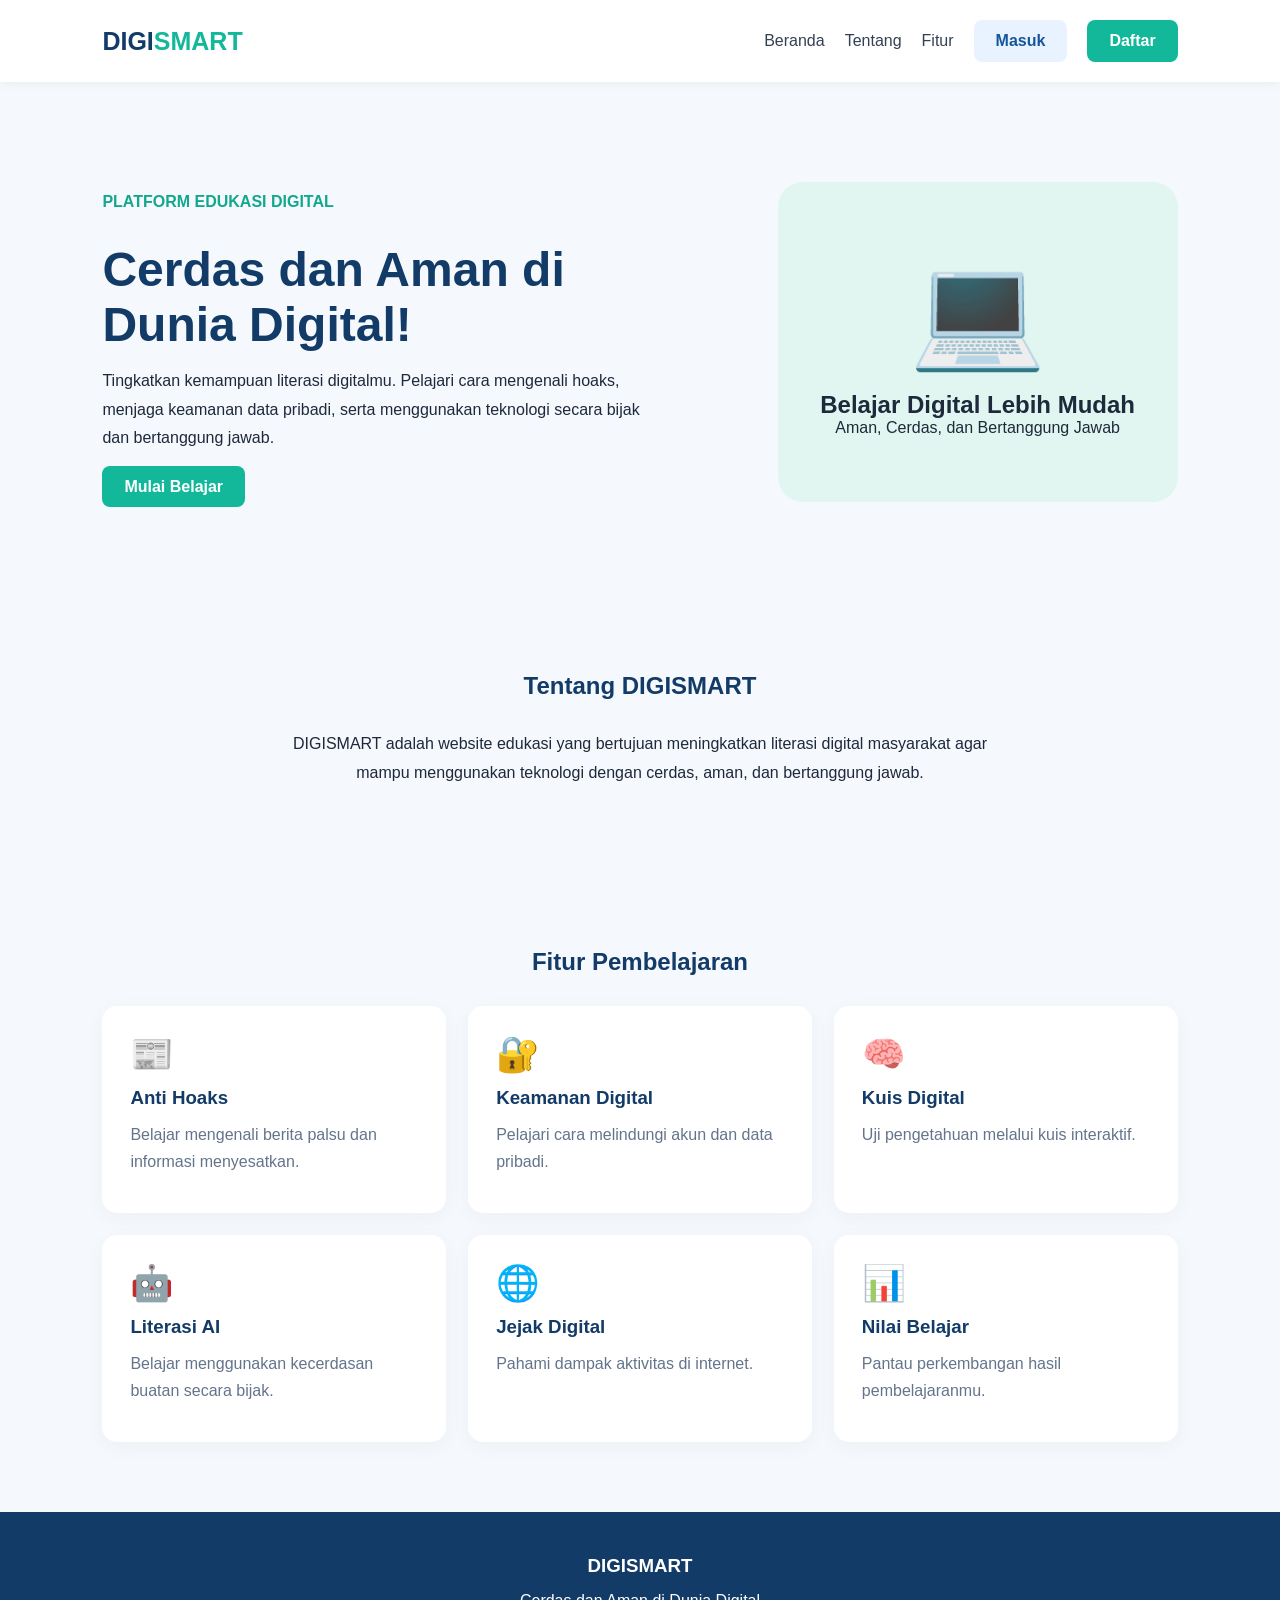
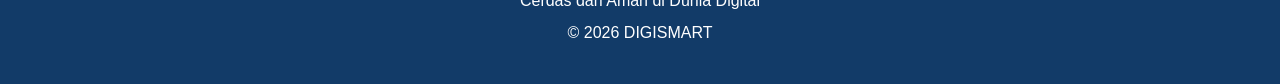
<file: index.html>
<!DOCTYPE html>
<html lang="id">
<head>
    <meta charset="UTF-8">
    <meta name="viewport" content="width=device-width, initial-scale=1.0">
    <title>DIGISMART | Literasi Digital</title>
    <link rel="stylesheet" href="style.css">
</head>
<body>

<header class="navbar">
    <div class="logo">DIGI<span>SMART</span></div>

    <nav>
        <a href="index.html">Beranda</a>
        <a href="#tentang">Tentang</a>
        <a href="#fitur">Fitur</a>
        <a href="login.html" class="btn-login">Masuk</a>
        <a href="register.html" class="btn-register">Daftar</a>
    </nav>
</header>

<section class="hero">
    <div class="hero-content">
        <p class="subtitle">PLATFORM EDUKASI DIGITAL</p>
        <h1>Cerdas dan Aman di Dunia Digital!</h1>

        <p>
            Tingkatkan kemampuan literasi digitalmu.
            Pelajari cara mengenali hoaks, menjaga keamanan
            data pribadi, serta menggunakan teknologi
            secara bijak dan bertanggung jawab.
        </p>

        <a href="register.html" class="btn-primary">
            Mulai Belajar
        </a>
    </div>

    <div class="hero-image">
        <div class="illustration">💻</div>
        <h2>Belajar Digital Lebih Mudah</h2>
        <p>Aman, Cerdas, dan Bertanggung Jawab</p>
    </div>
</section>

<section id="tentang" class="about">
    <h2>Tentang DIGISMART</h2>

    <p>
        DIGISMART adalah website edukasi yang bertujuan
        meningkatkan literasi digital masyarakat agar
        mampu menggunakan teknologi dengan cerdas,
        aman, dan bertanggung jawab.
    </p>
</section>

<section id="fitur" class="features">
    <h2>Fitur Pembelajaran</h2>

    <div class="feature-container">

        <div class="feature-card">
            <div class="feature-icon">📰</div>
            <h3>Anti Hoaks</h3>
            <p>Belajar mengenali berita palsu dan informasi menyesatkan.</p>
        </div>

        <div class="feature-card">
            <div class="feature-icon">🔐</div>
            <h3>Keamanan Digital</h3>
            <p>Pelajari cara melindungi akun dan data pribadi.</p>
        </div>

        <div class="feature-card">
            <div class="feature-icon">🧠</div>
            <h3>Kuis Digital</h3>
            <p>Uji pengetahuan melalui kuis interaktif.</p>
        </div>

        <div class="feature-card">
            <div class="feature-icon">🤖</div>
            <h3>Literasi AI</h3>
            <p>Belajar menggunakan kecerdasan buatan secara bijak.</p>
        </div>

        <div class="feature-card">
            <div class="feature-icon">🌐</div>
            <h3>Jejak Digital</h3>
            <p>Pahami dampak aktivitas di internet.</p>
        </div>

        <div class="feature-card">
            <div class="feature-icon">📊</div>
            <h3>Nilai Belajar</h3>
            <p>Pantau perkembangan hasil pembelajaranmu.</p>
        </div>

    </div>
</section>

<footer>
    <h3>DIGISMART</h3>
    <p>Cerdas dan Aman di Dunia Digital</p>
    <p>© 2026 DIGISMART</p>
</footer>

</body>
</html>
</file>
<file: style.css>
* {
    margin: 0;
    padding: 0;
    box-sizing: border-box;
    font-family: 'Segoe UI', sans-serif;
}

body {
    background: #f5f8fc;
    color: #1e293b;
}

.navbar {
    display: flex;
    justify-content: space-between;
    align-items: center;
    padding: 20px 8%;
    background: white;
    box-shadow: 0 2px 10px rgba(0,0,0,0.05);
}

.logo {
    font-size: 25px;
    font-weight: bold;
    color: #123b68;
}

.logo span,
.auth-card h1 span {
    color: #13b89a;
}

nav {
    display: flex;
    align-items: center;
    gap: 20px;
}

nav a {
    text-decoration: none;
    color: #334155;
}

.btn-login,
.btn-register,
.btn-primary {
    padding: 12px 22px;
    border: none;
    border-radius: 8px;
    cursor: pointer;
    text-decoration: none;
    font-weight: bold;
}

.btn-login {
    background: #e9f3ff;
    color: #14569b;
}

.btn-register,
.btn-primary {
    background: #13b89a;
    color: white;
}

.hero {
    min-height: 520px;
    display: flex;
    align-items: center;
    justify-content: space-between;
    padding: 70px 8%;
    gap: 40px;
}

.hero-content {
    max-width: 550px;
}

.hero h1 {
    font-size: 48px;
    color: #123b68;
    margin: 15px 0;
}

.hero-content p {
    line-height: 1.8;
    margin-bottom: 25px;
}

.subtitle {
    color: #13a88d;
    font-weight: bold;
}

.hero-image {
    background: #e2f6f1;
    border-radius: 25px;
    padding: 65px 35px;
    text-align: center;
    width: 400px;
}

.illustration {
    font-size: 110px;
    margin-bottom: 15px;
}

.about,
.features {
    padding: 70px 8%;
    text-align: center;
}

.about p {
    max-width: 700px;
    margin: 20px auto;
    line-height: 1.8;
}

.features h2,
.about h2 {
    color: #123b68;
    margin-bottom: 30px;
}

.feature-container {
    display: grid;
    grid-template-columns: repeat(3, 1fr);
    gap: 22px;
    margin-top: 30px;
}

.feature-card {
    background: white;
    padding: 28px;
    border-radius: 15px;
    box-shadow: 0 5px 20px rgba(0,0,0,0.04);
    text-align: left;
}

.feature-card h3 {
    color: #123b68;
    margin: 12px 0;
}

.feature-card p {
    line-height: 1.7;
    color: #64748b;
    margin-bottom: 10px;
}

.feature-icon {
    font-size: 35px;
}

footer {
    background: #123b68;
    color: white;
    text-align: center;
    padding: 35px;
    line-height: 2;
}

/* LOGIN DAN REGISTER */

.auth-body {
    min-height: 100vh;
    display: flex;
    align-items: center;
    justify-content: center;
    padding: 20px;
    background: #eaf2f9;
}

.auth-card {
    background: white;
    padding: 40px;
    width: 100%;
    max-width: 430px;
    border-radius: 18px;
    box-shadow: 0 10px 35px rgba(0,0,0,0.08);
}

.auth-card h1,
.auth-card h2 {
    margin-bottom: 15px;
}

.auth-card h1 {
    color: #123b68;
    text-align: center;
}

.auth-card p {
    margin: 12px 0;
    line-height: 1.6;
}

.auth-card form {
    display: flex;
    flex-direction: column;
    gap: 12px;
    margin-top: 25px;
}

.auth-card input {
    padding: 13px;
    border: 1px solid #cbd5e1;
    border-radius: 8px;
}

.auth-card a {
    color: #13a88d;
    text-decoration: none;
}

/* DASHBOARD */

.dashboard {
    padding: 50px 8%;
}

.dashboard h1 {
    color: #123b68;
    margin-bottom: 10px;
}

.stats {
    display: grid;
    grid-template-columns: repeat(3, 1fr);
    gap: 20px;
    margin: 35px 0;
}

.stat-card {
    background: white;
    padding: 25px;
    border-radius: 12px;
}

.stat-card h2 {
    color: #13b89a;
    margin-top: 12px;
}

/* KUIS */

.quiz-container {
    max-width: 700px;
    margin: 70px auto;
    background: white;
    padding: 35px;
    border-radius: 15px;
}

.quiz-container h1 {
    color: #123b68;
    margin-bottom: 15px;
}

#quizArea {
    margin: 25px 0;
    line-height: 2;
}

#quizArea label {
    display: block;
    margin: 8px 0;
}

#quizResult {
    margin-top: 20px;
    font-weight: bold;
}

@media(max-width: 768px) {
    .navbar {
        flex-direction: column;
        gap: 20px;
    }

    nav {
        flex-wrap: wrap;
        justify-content: center;
    }

    .hero {
        flex-direction: column;
        text-align: center;
    }

    .hero h1 {
        font-size: 36px;
    }

    .hero-image {
        width: 100%;
    }

    .feature-container {
        grid-template-columns: 1fr;
    }

    .stats {
        grid-template-columns: 1fr;
    }
}
</file>
